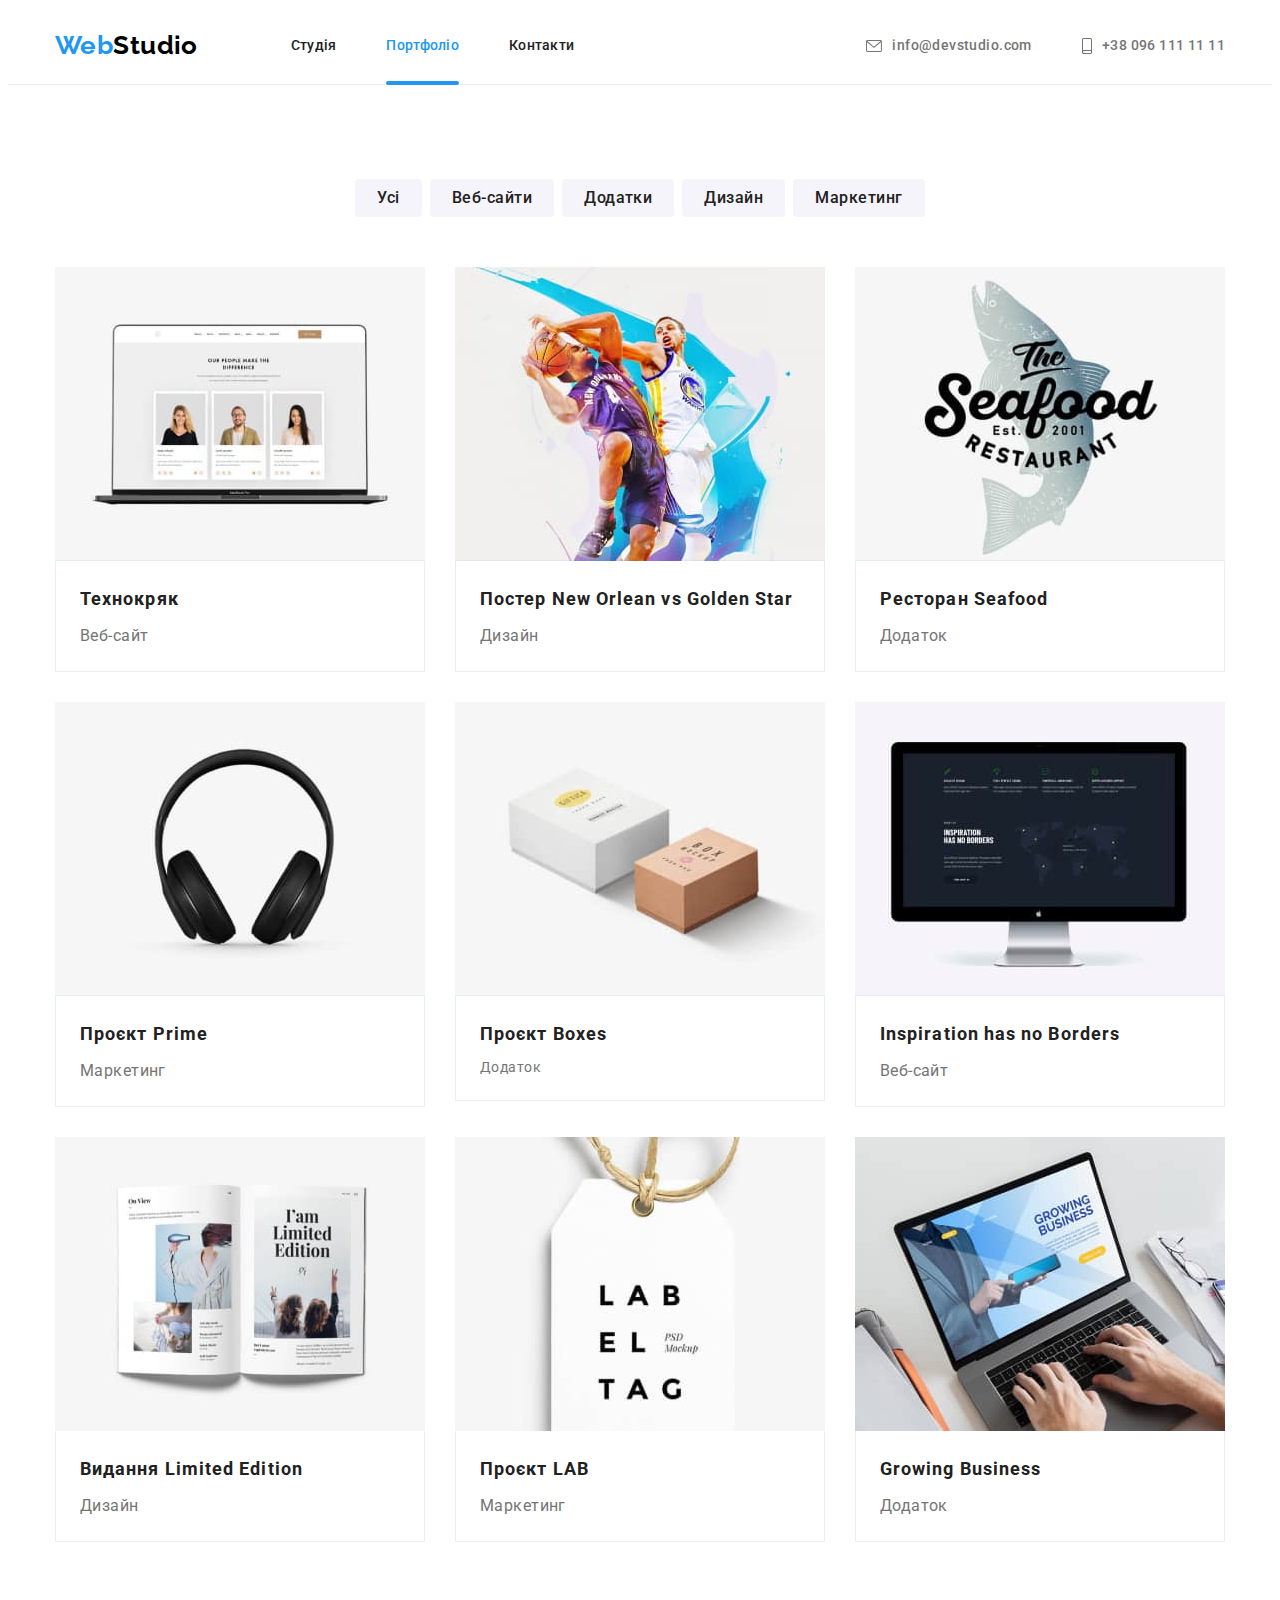
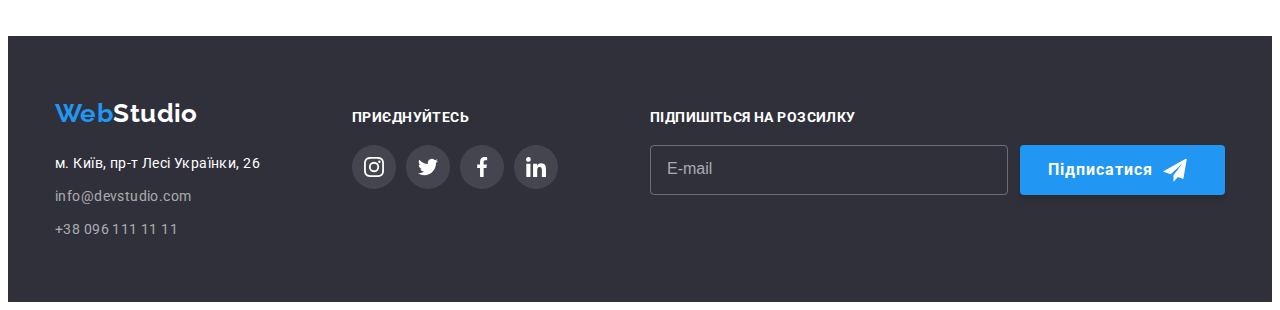
<file: portfolio.html>
<!DOCTYPE html>
<html lang="uk">
  <head>
    <meta charset="UTF-8" />
    <meta http-equiv="X-UA-Compatible" content="IE=edge" />
    <meta name="viewport" content="width=device-width, initial-scale=1.0" />
    <title>Portfolio</title>
    <!-- Front -->
    <link rel="preconnect" href="https://fonts.googleapis.com" />
    <link rel="preconnect" href="https://fonts.gstatic.com" crossorigin />
    <link
      href="https://fonts.googleapis.com/css2?family=Raleway:wght@700&family=Roboto:wght@400;500;700;900&display=swap"
      rel="stylesheet"
    />
    <!-- Style -->
    <link
      rel="stylesheet"
      href="https://cdnjs.cloudflare.com/ajax/libs/modern-normalize/1.1.0/modern-normalize.min.css"
      integrity="sha512-wpPYUAdjBVSE4KJnH1VR1HeZfpl1ub8YT/NKx4PuQ5NmX2tKuGu6U/JRp5y+Y8XG2tV+wKQpNHVUX03MfMFn9Q=="
      crossorigin="anonymous"
      referrerpolicy="no-referrer"
    />
    <link rel="stylesheet" href="./css/main.min.css" />
  </head>
  <body>
    <header class="header">
      <div class="contener">
        <div class="header__contener">
          <nav class="header__nav">
            <a href="./index.html" class="logo logo__web"
              ><span>Web</span><span class="logo__end">Studio</span>
            </a>

            <ul class="header__menu">
              <li>
                <a class="header__links" href="./index.html">Студія</a>
              </li>
              <li>
                <a
                  class="header__links header__links--current"
                  href="./portfolio.html"
                  >Портфоліо</a
                >
              </li>
              <li><a class="header__links" href="#">Контакти</a></li>
            </ul>
          </nav>

          <ul class="header__contact">
            <li>
              <a class="header__contact-links" href="mailto:info@devstudio.com">
                <svg class="header__contact-links-icon" width="16" height="12">
                  <use href="./images/icons.svg#icon-envelope"></use>
                </svg>
                info@devstudio.com
              </a>
            </li>
            <li>
              <a class="header__contact-links" href="tel:+380961111111">
                <svg class="header__contact-links-icon" width="10" height="16">
                  <use href="./images/icons.svg#icon-smartphone "></use>
                </svg>
                +38 096 111 11 11
              </a>
            </li>
          </ul>
        </div>
      </div>
    </header>

    <main>
      <section class="section">
        <div class="contener">
          <h1 class="space-title visually--hidden">Портфоліо</h1>
          <ul class="portfolio-button">
            <li><button class="button" type="button">Усі</button></li>
            <li><button class="button" type="button">Веб-сайти</button></li>
            <li><button class="button" type="button">Додатки</button></li>
            <li><button class="button" type="button">Дизайн</button></li>
            <li><button class="button" type="button">Маркетинг</button></li>
          </ul>

          <ul class="porduct-title porduct-title__list">
            <li class="porduct-title__item">
              <a href="#" class="porduct-title__link">
                <div class="description-contener">
                  <div class="description-contener__info">
                    <p>
                      Ресурс пропонує комплексні пропозиції з різним рівнем
                      функціоналу та сервісів. Все це дозволить відвідувачу
                      отримати вичерпні відомості про компанію чи приватну
                      особу.
                    </p>
                  </div>
                  <img
                    src="./images/desktop.jpg"
                    alt="Ноутбут з відкритою веб-сторінкою"
                    width="370"
                    height="294"
                  />
                </div>
                <div class="porduct-title__contener">
                  <h3 class="porduct-title__project">Технокряк</h3>
                  <p class="porduct-title__navigation">Веб-сайт</p>
                </div>
              </a>
            </li>
            <li class="porduct-title__item">
              <a href="#" class="porduct-title__link">
                <div class="description-contener">
                  <div class="description-contener__info">
                    <p>
                      Ресурс пропонує комплексні пропозиції з різним рівнем
                      функціоналу та сервісів. Все це дозволить відвідувачу
                      отримати вичерпні відомості про компанію чи приватну
                      особу.
                    </p>
                  </div>
                  <img
                    src="./images/backetball.jpg"
                    alt="Двоє баскетбольних гравців з м'ячем"
                    width="370"
                    height="294"
                  />
                </div>
                <div class="porduct-title__contener">
                  <h3 class="porduct-title__project">
                    Постер New Orlean vs Golden Star
                  </h3>
                  <p class="porduct-title__navigation">Дизайн</p>
                </div>
              </a>
            </li>
            <li class="porduct-title__item">
              <a href="#" class="porduct-title__link">
                <div class="description-contener">
                  <div class="description-contener__info">
                    <p>
                      Ресурс пропонує комплексні пропозиції з різним рівнем
                      функціоналу та сервісів. Все це дозволить відвідувачу
                      отримати вичерпні відомості про компанію чи приватну
                      особу.
                    </p>
                  </div>
                  <img
                    src="./images/restoran.jpg"
                    alt="Назва морського ресторану на фоні риби"
                    width="370"
                    height="294"
                  />
                </div>
                <div class="porduct-title__contener">
                  <h3 class="porduct-title__project">Ресторан Seafood</h3>
                  <p class="porduct-title__navigation">Додаток</p>
                </div>
              </a>
            </li>
            <li class="porduct-title__item">
              <a href="#" class="porduct-title__link">
                <div class="description-contener">
                  <div class="description-contener__info">
                    <p>
                      Ресурс пропонує комплексні пропозиції з різним рівнем
                      функціоналу та сервісів. Все це дозволить відвідувачу
                      отримати вичерпні відомості про компанію чи приватну
                      особу.
                    </p>
                  </div>
                  <img
                    src="./images/headphone.jpg"
                    alt="Чорні, великі навушники"
                    width="370"
                    height="294"
                  />
                </div>
                <div class="porduct-title__contener">
                  <h3 class="porduct-title__project">Проєкт Prime</h3>
                  <p class="porduct-title__navigation">Маркетинг</p>
                </div>
              </a>
            </li>
            <li class="porduct-title__item">
              <a href="#" class="porduct-title__link">
                <div class="description-contener">
                  <div class="description-contener__info">
                    <p>
                      Ресурс пропонує комплексні пропозиції з різним рівнем
                      функціоналу та сервісів. Все це дозволить відвідувачу
                      отримати вичерпні відомості про компанію чи приватну
                      особу.
                    </p>
                  </div>
                  <img
                    src="./images/boxes.jpg"
                    alt="Дві кробки різного кольору й розміру"
                    width="370"
                    height="294"
                  />
                </div>
                <div class="porduct-title__contener">
                  <h3 class="porduct-title__project">Проєкт Boxes</h3>
                  <p>Додаток</p>
                </div>
              </a>
            </li>
            <li class="porduct-title__item">
              <a href="#" class="porduct-title__link">
                <div class="description-contener">
                  <div class="description-contener__info">
                    <p>
                      Ресурс пропонує комплексні пропозиції з різним рівнем
                      функціоналу та сервісів. Все це дозволить відвідувачу
                      отримати вичерпні відомості про компанію чи приватну
                      особу.
                    </p>
                  </div>
                  <img
                    src="./images/pc.jpg"
                    alt="Увімкнений монітор з сайтом"
                    width="370"
                    height="294"
                  />
                </div>
                <div class="porduct-title__contener">
                  <h3 class="porduct-title__project">
                    Inspiration has no Borders
                  </h3>
                  <p class="porduct-title__navigation">Веб-сайт</p>
                </div>
              </a>
            </li>
            <li class="porduct-title__item">
              <a href="#" class="porduct-title__link">
                <div class="description-contener">
                  <div class="description-contener__info">
                    <p>
                      Ресурс пропонує комплексні пропозиції з різним рівнем
                      функціоналу та сервісів. Все це дозволить відвідувачу
                      отримати вичерпні відомості про компанію чи приватну
                      особу.
                    </p>
                  </div>
                  <img
                    src="./images/book.jpg"
                    alt="Вікритий журнал із статтею"
                    width="370"
                    height="294"
                  />
                </div>
                <div class="porduct-title__contener">
                  <h3 class="porduct-title__project">
                    Видання Limited Edition
                  </h3>
                  <p class="porduct-title__navigation">Дизайн</p>
                </div>
              </a>
            </li>
            <li class="porduct-title__item">
              <a href="#" class="porduct-title__link">
                <div class="description-contener">
                  <div class="description-contener__info">
                    <p>
                      Ресурс пропонує комплексні пропозиції з різним рівнем
                      функціоналу та сервісів. Все це дозволить відвідувачу
                      отримати вичерпні відомості про компанію чи приватну
                      особу.
                    </p>
                  </div>
                  <img
                    src="./images/lable.jpg"
                    alt="Бірка з назвою проекту"
                    width="370"
                    height="294"
                  />
                </div>
                <div class="porduct-title__contener">
                  <h3 class="porduct-title__project">Проєкт LAB</h3>
                  <p class="porduct-title__navigation">Маркетинг</p>
                </div>
              </a>
            </li>
            <li class="porduct-title__item">
              <a href="#" class="porduct-title__link">
                <div class="description-contener">
                  <div class="description-contener__info">
                    <p>
                      Ресурс пропонує комплексні пропозиції з різним рівнем
                      функціоналу та сервісів. Все це дозволить відвідувачу
                      отримати вичерпні відомості про компанію чи приватну
                      особу.
                    </p>
                  </div>
                  <img
                    src="./images/notebook.jpg"
                    alt="Робота за ноутбуком над бізнесом"
                    width="370"
                    height="294"
                  />
                </div>
                <div class="porduct-title__contener">
                  <h3 class="porduct-title__project">Growing Business</h3>
                  <p class="porduct-title__navigation">Додаток</p>
                </div>
              </a>
            </li>
          </ul>
        </div>
      </section>
    </main>

    <footer class="context-section">
      <div class="contener footer-contener">
        <div class="footer-sosial">
          <a href="./index.html" class="logo logo__web logo__footer"
            ><span>Web</span
            ><span class="context-section__logo-end logo__end">Studio</span>
          </a>
          <address>
            <ul class="footer-address__list">
              <li class="footer-address__item">
                <a
                  class="footer-address__map"
                  href="https://goo.gl/maps/CPtrU1FHBa2aNyZL9"
                  target="_blank"
                  rel="noopener noreferrer nofollow"
                  >м. Київ, пр-т Лесі Українки, 26</a
                >
              </li>
              <li class="footer-address__item">
                <a
                  class="footer-address__contact"
                  href="mailto:info@devstudio.com"
                  >info@devstudio.com</a
                >
              </li>
              <li class="footer-address__item">
                <a class="footer-address__contact" href="tel:+380961111111"
                  >+38 096 111 11 11</a
                >
              </li>
            </ul>
          </address>
        </div>
        <div class="footer-sosial footer-sosial__contener">
          <h3 class="footer-headline">приєднуйтесь</h3>
          <ul class="footer-sosial__list">
            <li class="footer-sosial__item">
              <a href="#" class="footer-sosial__links">
                <svg width="20" height="20">
                  <use href="./images/icons.svg#icon-instagram"></use>
                </svg>
              </a>
            </li>
            <li class="footer-sosial__item">
              <a href="#" class="footer-sosial__links">
                <svg width="20" height="20">
                  <use href="./images/icons.svg#icon-twitter"></use>
                </svg>
              </a>
            </li>
            <li class="footer-sosial__item">
              <a href="#" class="footer-sosial__links">
                <svg width="20" height="20">
                  <use href="./images/icons.svg#icon-facebook"></use>
                </svg>
              </a>
            </li>
            <li class="footer-sosial__item">
              <a href="#" class="footer-sosial__links">
                <svg width="20" height="20">
                  <use href="./images/icons.svg#icon-linkedin"></use>
                </svg>
              </a>
            </li>
          </ul>
        </div>
        <div class="footer-form-contener">
          <h3 class="footer-headline">Підпишіться на розсилку</h3>
          <form autocomplete="on" class="form-fiel__footer form-fiel">
            <label for="sub-email" class="form-fiel__lable-footer"></label>
            <input
              class="form-fiel__sub-email"
              type="email"
              name="sub-email"
              id="sub-email"
              placeholder="E-mail"
            />
            <button class="footer-buttom" type="submit">
              Підписатися
              <svg class="footer-buttom__icon" width="24" height="24">
                <use href="./images/icons.svg#icon-send"></use>
              </svg>
            </button>
          </form>
        </div>
      </div>
    </footer>
  </body>
</html>
</file>
<file: css/main.min.css>
:root{--title-color: #212121;--text-color: #757575;--accent-color: white;--icon-color: #afb1b8;--press-color: #188ce8;--active-color: #2196f3;--background-section: #2f303a;--secondary-backgroun: #f5f4fa;--background-hero: #c4c4c4;--border-color: #ececec;--second-border-color: #eeeeee}*{-webkit-box-sizing:border-box;box-sizing:border-box}ul{list-style-type:none;padding-left:0;margin:0}a{text-decoration:none}nav>ul{letter-spacing:.02em}body{font-family:"Roboto",sans-serif;font-size:14px;line-height:1.714;color:var(--text-color);letter-spacing:.03em;background-color:var(--accent-color)}body.modal-open{overflow:hidden}.section{padding:94px 0}h1,h2,h3,h4,h5,h6,p{margin-top:0;margin-bottom:0}.list{list-style:none;padding-left:0;margin:0}.link{text-decoration:none;color:inherit}img{display:block;max-width:100%;height:auto}address{font-style:normal}.benefits__section{padding-bottom:0px}@media(min-width: 768px){.benefits__list{display:-webkit-box;display:-ms-flexbox;display:flex;gap:30px;-ms-flex-wrap:wrap;flex-wrap:wrap}}@media(min-width: 1200px){.benefits__list{-ms-flex-wrap:nowrap;flex-wrap:nowrap}}@media(min-width: 768px){.benefits__item{-ms-flex-preferred-size:calc((100% - 30px)/2);flex-basis:calc((100% - 30px)/2)}}@media(min-width: 1200px){.benefits__item{-ms-flex-preferred-size:calc((100% - 60px)/4);flex-basis:calc((100% - 60px)/4)}}.benefits__contener{display:-webkit-box;display:-ms-flexbox;display:flex;-webkit-box-pack:center;-ms-flex-pack:center;justify-content:center;-webkit-box-align:center;-ms-flex-align:center;align-items:center;width:100%;height:120px;margin-bottom:30px;background-color:var(--secondary-backgroun)}.benefits__headline{margin-bottom:10px;font-size:14px;line-height:1.152;color:var(--title-color);letter-spacing:.03em}@media(max-width: 767px){.benefits__headline{text-align:center}}.space-title{clip:rect(0 0 0 0);-webkit-clip-path:inset(50%);clip-path:inset(50%);height:1px;overflow:hidden;position:absolute;white-space:nowrap;width:1px}.button{padding:6px 22px;color:var(--title-color);background-color:var(--secondary-backgroun);font-weight:500;font-size:16px;line-height:1.625;text-align:center;font-family:inherit;cursor:pointer;border-style:none;border-radius:4px;letter-spacing:.03em;-webkit-transition:background-color,color,250ms cubic-bezier(0.4, 0, 0.2, 1),-webkit-box-shadow;transition:background-color,color,250ms cubic-bezier(0.4, 0, 0.2, 1),-webkit-box-shadow;transition:background-color,box-shadow,color,250ms cubic-bezier(0.4, 0, 0.2, 1);transition:background-color,box-shadow,color,250ms cubic-bezier(0.4, 0, 0.2, 1),-webkit-box-shadow}.button:hover,.button:focus{background-color:var(--active-color);color:var(--accent-color);-webkit-box-shadow:0px 3px 1px rgba(0,0,0,.1),0px 1px 2px rgba(0,0,0,.08),0px 2px 2px rgba(0,0,0,.12);box-shadow:0px 3px 1px rgba(0,0,0,.1),0px 1px 2px rgba(0,0,0,.08),0px 2px 2px rgba(0,0,0,.12)}.client__list{display:-webkit-box;display:-ms-flexbox;display:flex;-ms-flex-wrap:wrap;flex-wrap:wrap;gap:30px;-webkit-box-align:center;-ms-flex-align:center;align-items:center;-webkit-box-pack:center;-ms-flex-pack:center;justify-content:center}.client__item{max-width:210px;height:92px;-ms-flex-preferred-size:calc((100% - 30px)/2);flex-basis:calc((100% - 30px)/2)}@media(min-width: 768px){.client__item{-ms-flex-preferred-size:calc((100% - 60px)/3);flex-basis:calc((100% - 60px)/3);max-width:262px}}@media(min-width: 1200px){.client__item{-ms-flex-preferred-size:auto;flex-basis:auto;max-width:170px}}.client__contener{width:100%;height:100%}.client__link{display:-webkit-box;display:-ms-flexbox;display:flex;-webkit-box-pack:center;-ms-flex-pack:center;justify-content:center;-webkit-box-align:center;-ms-flex-align:center;align-items:center;padding:16px 32px;fill:var(--icon-color);border-radius:4px;border:1px solid var(--icon-color);-webkit-transition:border,fill,250ms cubic-bezier(0.4, 0, 0.2, 1);transition:border,fill,250ms cubic-bezier(0.4, 0, 0.2, 1)}.client__link:hover,.client__link:focus{fill:var(--active-color);border:1px solid var(--active-color)}.form-fiel__lable{display:block;margin-bottom:4px;font-size:12px;line-height:1.166;letter-spacing:.01em}.form-fiel__contener{position:relative}.form-fiel__input{padding:0 12px 0 42px;height:40px;max-width:448px;width:100%;border:1px solid rgba(33,33,33,.2);border-radius:4px;outline:none;-webkit-transition:border-colorl,250ms cubic-bezier(0.4, 0, 0.2, 1);transition:border-colorl,250ms cubic-bezier(0.4, 0, 0.2, 1)}.form-fiel__input:hover,.form-fiel__input:focus{cursor:pointer;border-color:var(--active-color)}.form-fiel__icon{position:absolute;left:15px;top:50%;-webkit-transform:translateY(-50%);transform:translateY(-50%);-webkit-transition:fill,250ms cubic-bezier(0.4, 0, 0.2, 1);transition:fill,250ms cubic-bezier(0.4, 0, 0.2, 1)}.form-fiel__input:hover+.form-fiel__icon,.form-fiel__input:focus+.form-fiel__icon{fill:var(--active-color)}.form-fiel__lable-textarea{margin:0}.form-fiel__textarea{display:block;margin-bottom:20px;margin-top:4px;padding:12px 16px;height:120px;max-width:448px;width:100%;border:1px solid rgba(33,33,33,.2);border-radius:4px;outline:none;resize:none;-webkit-transition:border-colorl,250ms cubic-bezier(0.4, 0, 0.2, 1);transition:border-colorl,250ms cubic-bezier(0.4, 0, 0.2, 1)}.form-fiel__textarea::-webkit-input-placeholder{font-weight:400;font-size:12px;line-height:1.166;color:rgba(117,117,117,.5)}.form-fiel__textarea::-moz-placeholder{font-weight:400;font-size:12px;line-height:1.166;color:rgba(117,117,117,.5)}.form-fiel__textarea:-ms-input-placeholder{font-weight:400;font-size:12px;line-height:1.166;color:rgba(117,117,117,.5)}.form-fiel__textarea::-ms-input-placeholder{font-weight:400;font-size:12px;line-height:1.166;color:rgba(117,117,117,.5)}.form-fiel__textarea::placeholder{font-weight:400;font-size:12px;line-height:1.166;color:rgba(117,117,117,.5)}.form-fiel__textarea:hover,.form-fiel__textarea:focus{cursor:pointer;border-color:var(--active-color)}.form-fiel__checkbox{display:block;text-align:center;margin-bottom:30px}.form-fiel__lable-checkbox{position:relative;padding-left:23px}@media(max-width: 1200px){.form-fiel__lable-checkbox{font-size:12px;line-height:1.16}}.form-fiel__input-checkbox{-webkit-appearance:none;-moz-appearance:none;appearance:none}.form-fiel__checkbox-icon{position:absolute;margin:4px 8px 0 0;fill:rgba(0,0,0,0);border-radius:2px;border:2px solid var(--title-color)}.form-fiel__checkbox-link{color:var(--active-color);text-decoration:underline}.form-fiel__input-checkbox:checked+.form-fiel__checkbox-icon{fill:var(--accent-color);background-color:var(--active-color);border-color:var(--active-color)}.button-check{display:block;margin:0 auto;padding:10px 52px;background-color:var(--active-color);color:var(--accent-color);font-weight:700;font-size:16px;line-height:1.875;-webkit-box-shadow:0px 4px 4px rgba(0,0,0,.15);box-shadow:0px 4px 4px rgba(0,0,0,.15);border-radius:4px;border-style:none;font-family:inherit;cursor:pointer;letter-spacing:.06em;-webkit-transition:background-color,250ms cubic-bezier(0.4, 0, 0.2, 1);transition:background-color,250ms cubic-bezier(0.4, 0, 0.2, 1)}.button-check:hover,.button-check:focus{background-color:var(--press-color)}.hero__section{max-width:1600px;margin:auto;padding:200px 0;background-image:-webkit-gradient(linear, left top, right top, from(rgba(47, 48, 58, 0.4)), to(rgba(47, 48, 58, 0.4))),url(../images/background-team.jpg);background-image:linear-gradient(to right, rgba(47, 48, 58, 0.4), rgba(47, 48, 58, 0.4)),url(../images/background-team.jpg);background-color:var(--background-hero);background-position:center;background-repeat:no-repeat;background-size:cover}.hero__title{margin-bottom:30px;color:var(--accent-color);font-size:26px;line-height:1.615;font-weight:900;text-align:center;text-transform:uppercase;letter-spacing:.06em}@media(min-width: 1200px){.hero__title{font-size:44px;line-height:1.363}}.hero__contener{text-align:center}.hero__button{padding:10px 24px;background-color:var(--active-color);color:var(--accent-color);font-weight:700;font-size:16px;line-height:1.875;-webkit-box-shadow:0px 4px 4px rgba(0,0,0,.15);box-shadow:0px 4px 4px rgba(0,0,0,.15);border-radius:4px;border-style:none;font-family:inherit;cursor:pointer;letter-spacing:.06em;-webkit-transition:background-color,250ms cubic-bezier(0.4, 0, 0.2, 1);transition:background-color,250ms cubic-bezier(0.4, 0, 0.2, 1)}.hero__button:hover,.hero__button:focus{background-color:var(--press-color)}@media(min-width: 1200px){.hero__button{padding:10px 32px}}.context-section{background-color:var(--background-section)}@media(max-width: 1200px){.inform{display:none}}.inform__title{margin-bottom:50px;color:var(--title-color);font-size:28px;line-height:1.1719;font-weight:700;text-align:center}@media(min-width: 1200px){.inform__title{font-size:36px}}.inform__list{display:-webkit-box;display:-ms-flexbox;display:flex;gap:30px}.inform__item{position:relative}.inform__description{display:-webkit-box;display:-ms-flexbox;display:flex;-webkit-box-pack:center;-ms-flex-pack:center;justify-content:center;-webkit-box-align:center;-ms-flex-align:center;align-items:center;position:absolute;bottom:0;left:0;width:100%;height:70px;background-color:rgba(47,48,58,.8)}.inform__description-headline{color:var(--accent-color);text-transform:uppercase;text-align:center;font-size:14px;line-height:1.142}.portfolio-button{display:-webkit-box;display:-ms-flexbox;display:flex;-webkit-box-pack:center;-ms-flex-pack:center;justify-content:center;gap:8px;margin-bottom:50px;margin-top:0}.space-title{clip:rect(0 0 0 0);-webkit-clip-path:inset(50%);clip-path:inset(50%);height:1px;overflow:hidden;position:absolute;white-space:nowrap;width:1px}.porduct-title__list{display:-webkit-box;display:-ms-flexbox;display:flex;gap:30px;-ms-flex-wrap:wrap;flex-wrap:wrap}.porduct-title__item{-ms-flex-preferred-size:calc((100% - 60px)/3);flex-basis:calc((100% - 60px)/3)}.porduct-title__link{display:block;color:var(--text-color);-webkit-transition:-webkit-box-shadow 250ms cubic-bezier(0.4, 0, 0.2, 1);transition:-webkit-box-shadow 250ms cubic-bezier(0.4, 0, 0.2, 1);transition:box-shadow 250ms cubic-bezier(0.4, 0, 0.2, 1);transition:box-shadow 250ms cubic-bezier(0.4, 0, 0.2, 1), -webkit-box-shadow 250ms cubic-bezier(0.4, 0, 0.2, 1)}.porduct-title__link:hover,.porduct-title__link:focus{-webkit-box-shadow:0px 1px 1px rgba(0,0,0,.12),0px 4px 4px rgba(0,0,0,.06),1px 4px 6px rgba(0,0,0,.16);box-shadow:0px 1px 1px rgba(0,0,0,.12),0px 4px 4px rgba(0,0,0,.06),1px 4px 6px rgba(0,0,0,.16)}.porduct-title__contener{padding:20px 24px;border-left:1px solid var(--second-border-color);border-right:1px solid var(--second-border-color);border-bottom:1px solid var(--second-border-color)}.porduct-title__project{margin-bottom:4px;color:var(--title-color);font-weight:700;font-size:18px;line-height:2;letter-spacing:.06em}.porduct-title__navigation{margin:0;font-size:16px;line-height:1.875}.description-contener{position:relative;overflow:hidden}.description-contener__info{display:-webkit-box;display:-ms-flexbox;display:flex;-webkit-box-pack:center;-ms-flex-pack:center;justify-content:center;-webkit-box-align:center;-ms-flex-align:center;align-items:center;position:absolute;bottom:0;left:0;width:100%;padding:63px 24px;background-color:rgba(33,150,243,.9);color:var(--accent-color);line-height:1.555;font-size:18px;-webkit-transform:translateY(100%);transform:translateY(100%);-webkit-transition:-webkit-transform 250ms cubic-bezier(0.4, 0, 0.2, 1);transition:-webkit-transform 250ms cubic-bezier(0.4, 0, 0.2, 1);transition:transform 250ms cubic-bezier(0.4, 0, 0.2, 1);transition:transform 250ms cubic-bezier(0.4, 0, 0.2, 1), -webkit-transform 250ms cubic-bezier(0.4, 0, 0.2, 1)}.porduct-title__link:hover .description-contener__info,.porduct-title__link:focus .description-contener__info{-webkit-transform:translateY(0);transform:translateY(0);height:294px}.team__section{background-color:var(--secondary-backgroun)}.team__list{display:-webkit-box;display:-ms-flexbox;display:flex;-webkit-box-orient:vertical;-webkit-box-direction:normal;-ms-flex-direction:column;flex-direction:column;gap:30px;-webkit-box-align:center;-ms-flex-align:center;align-items:center;-webkit-box-pack:center;-ms-flex-pack:center;justify-content:center}@media(min-width: 768px){.team__list{-webkit-box-orient:horizontal;-webkit-box-direction:normal;-ms-flex-direction:row;flex-direction:row;-ms-flex-wrap:wrap;flex-wrap:wrap}}@media(min-width: 1200px){.team__list{-ms-flex-wrap:nowrap;flex-wrap:nowrap}}.team__item{background-color:var(--accent-color);-webkit-box-shadow:0px 1px 3px rgba(0,0,0,.12),0px 1px 1px rgba(0,0,0,.14),0px 2px 1px rgba(0,0,0,.2);box-shadow:0px 1px 3px rgba(0,0,0,.12),0px 1px 1px rgba(0,0,0,.14),0px 2px 1px rgba(0,0,0,.2);border-radius:0px 0px 4px 4px}.team__contener{padding:30px 0 30px}.team__title{margin-bottom:10px;color:var(--title-color);font-weight:500;font-size:16px;line-height:1.1719;text-align:center}.job-title{margin-bottom:10px;font-size:16px;line-height:1.1719;text-align:center;font-style:normal}.sosial__list{display:-webkit-box;display:-ms-flexbox;display:flex;-webkit-box-pack:center;-ms-flex-pack:center;justify-content:center;gap:10px}.sosial__links{display:-webkit-box;display:-ms-flexbox;display:flex;-webkit-box-pack:center;-ms-flex-pack:center;justify-content:center;-webkit-box-align:center;-ms-flex-align:center;align-items:center;width:44px;height:44px;fill:var(--icon-color);border-radius:50%;-webkit-transition:background-color,fill,250ms cubic-bezier(0.4, 0, 0.2, 1);transition:background-color,fill,250ms cubic-bezier(0.4, 0, 0.2, 1)}.sosial__links:hover,.sosial__links:focus{fill:var(--accent-color);background-color:var(--active-color)}.contener{max-width:767px;width:100%;padding:0 15px;margin:0 auto}@media(min-width: 768px){.contener{max-width:1999px}}@media(min-width: 1200px){.contener{max-width:1200px}}.footer-contener{display:-webkit-box;display:-ms-flexbox;display:flex;gap:70px;-webkit-box-align:center;-ms-flex-align:center;align-items:center;-webkit-box-pack:center;-ms-flex-pack:center;justify-content:center;-webkit-box-orient:vertical;-webkit-box-direction:normal;-ms-flex-direction:column;flex-direction:column;padding:60px 15px}@media(min-width: 768px){.footer-contener{-webkit-box-orient:horizontal;-webkit-box-direction:normal;-ms-flex-direction:row;flex-direction:row;-ms-flex-wrap:wrap;flex-wrap:wrap;-ms-flex-pack:distribute;justify-content:space-around}}@media(min-width: 1200px){.footer-contener{-webkit-box-align:baseline;-ms-flex-align:baseline;align-items:baseline;-webkit-box-pack:justify;-ms-flex-pack:justify;justify-content:space-between;-ms-flex-wrap:nowrap;flex-wrap:nowrap}}@media(max-width: 1200px){.footer-address{text-align:center}}.footer-address__list{margin:0}.footer-address__item:not(:last-child){margin-bottom:9px}.footer-address__contact{font-style:normal;color:rgba(255,255,255,.6);-webkit-transition:color 250ms cubic-bezier(0.4, 0, 0.2, 1);transition:color 250ms cubic-bezier(0.4, 0, 0.2, 1)}.footer-address__contact:hover,.footer-address__contact:focus{color:var(--active-color)}.footer-address__map{color:var(--accent-color);font-style:normal;-webkit-transition:color,250ms cubic-bezier(0.4, 0, 0.2, 1);transition:color,250ms cubic-bezier(0.4, 0, 0.2, 1)}.footer-address__map:hover,.footer-address__map:focus{color:color var(--active-color)}.footer-sosial__contener{display:-webkit-box;display:-ms-flexbox;display:flex;-webkit-box-orient:vertical;-webkit-box-direction:normal;-ms-flex-direction:column;flex-direction:column}@media(max-width: 1200px){.footer-sosial__contener{-webkit-box-align:center;-ms-flex-align:center;align-items:center}}.footer-sosial__list{display:-webkit-box;display:-ms-flexbox;display:flex;gap:10px}.footer-sosial__links{display:-webkit-box;display:-ms-flexbox;display:flex;-webkit-box-pack:center;-ms-flex-pack:center;justify-content:center;-webkit-box-align:center;-ms-flex-align:center;align-items:center;width:44px;height:44px;fill:var(--accent-color);background-color:rgba(255,255,255,.1);border-radius:50%;-webkit-transition:background-color,fill,250ms cubic-bezier(0.4, 0, 0.2, 1);transition:background-color,fill,250ms cubic-bezier(0.4, 0, 0.2, 1)}.footer-sosial__links:hover,.footer-sosial__links:focus{fill:var(--accent-color);background-color:var(--active-color)}.footer-headline{margin-bottom:20px;text-transform:uppercase;font-size:14px;line-height:1.142;color:var(--accent-color)}@media(max-width: 1200px){.footer-headline{text-align:center}}.form-fiel__footer{display:-webkit-box;display:-ms-flexbox;display:flex;-webkit-box-align:center;-ms-flex-align:center;align-items:center}@media(max-width: 1200px){.form-fiel__footer{-webkit-box-pack:center;-ms-flex-pack:center;justify-content:center;-webkit-box-orient:vertical;-webkit-box-direction:normal;-ms-flex-direction:column;flex-direction:column}}.form-fiel__sub-email{margin-right:12px;padding:0 12px 0 16px;width:358px;height:50px;color:var(--accent-color);border:1px solid rgba(255,255,255,.3);border-radius:4px;background-color:rgba(0,0,0,0);outline:none}@media(max-width: 1200px){.form-fiel__sub-email{margin:0 0 20px;width:450px}}.form-fiel__sub-email::-webkit-input-placeholder{color:rgba(255,255,255,.6);font-size:16px;font-weight:400px;line-height:1.25}.form-fiel__sub-email::-moz-placeholder{color:rgba(255,255,255,.6);font-size:16px;font-weight:400px;line-height:1.25}.form-fiel__sub-email:-ms-input-placeholder{color:rgba(255,255,255,.6);font-size:16px;font-weight:400px;line-height:1.25}.form-fiel__sub-email::-ms-input-placeholder{color:rgba(255,255,255,.6);font-size:16px;font-weight:400px;line-height:1.25}.form-fiel__sub-email::placeholder{color:rgba(255,255,255,.6);font-size:16px;font-weight:400px;line-height:1.25}.footer-buttom{display:-webkit-box;display:-ms-flexbox;display:flex;-webkit-box-align:center;-ms-flex-align:center;align-items:center;padding:10px 28px;width:205px;fill:var(--accent-color);background-color:var(--active-color);color:var(--accent-color);font-weight:700;font-size:16px;line-height:1.875;-webkit-box-shadow:0px 4px 4px rgba(0,0,0,.15);box-shadow:0px 4px 4px rgba(0,0,0,.15);border-radius:4px;border-style:none;font-family:inherit;cursor:pointer;letter-spacing:.06em;-webkit-transition:background-color,250ms cubic-bezier(0.4, 0, 0.2, 1);transition:background-color,250ms cubic-bezier(0.4, 0, 0.2, 1)}.footer-buttom:hover,.footer-buttom:focus{background-color:var(--press-color)}.footer-buttom__icon{margin-left:10px}.header{background-color:var(--accent-color);border-bottom:1px solid var(--border-color)}.header__contener{display:-webkit-box;display:-ms-flexbox;display:flex;-webkit-box-align:center;-ms-flex-align:center;align-items:center;-webkit-box-pack:justify;-ms-flex-pack:justify;justify-content:space-between}.header__nav{display:-webkit-box;display:-ms-flexbox;display:flex;-webkit-box-pack:justify;-ms-flex-pack:justify;justify-content:space-between;-webkit-box-align:center;-ms-flex-align:center;align-items:center;gap:93px}.header__menu{display:none}@media(min-width: 768px){.header__menu{display:-webkit-box;display:-ms-flexbox;display:flex;gap:50px;-webkit-padding-start:0;padding-inline-start:0}}.header__links{display:block;position:relative;padding:30px 0;font-size:14px;line-height:1.14;font-weight:500;text-decoration:none;color:var(--title-color);-webkit-transition:color 250ms cubic-bezier(0.4, 0, 0.2, 1);transition:color 250ms cubic-bezier(0.4, 0, 0.2, 1)}.header__links:hover,.header__links:focus{color:var(--active-color)}.header__links--current{color:var(--active-color)}.header__links--current::after{content:"";position:absolute;width:100%;bottom:-1px;left:0;height:4px;background-color:var(--active-color);border-radius:2px}.header__contact{display:none}@media(min-width: 768px){.header__contact{display:-webkit-box;display:-ms-flexbox;display:flex;-webkit-box-orient:vertical;-webkit-box-direction:normal;-ms-flex-direction:column;flex-direction:column;-webkit-box-pack:end;-ms-flex-pack:end;justify-content:flex-end;gap:10px}}@media(min-width: 1200px){.header__contact{display:-webkit-box;display:-ms-flexbox;display:flex;-webkit-box-orient:horizontal;-webkit-box-direction:normal;-ms-flex-direction:row;flex-direction:row;-webkit-box-pack:end;-ms-flex-pack:end;justify-content:flex-end;gap:50px}}.header__contact-links{display:-webkit-box;display:-ms-flexbox;display:flex;-webkit-box-align:center;-ms-flex-align:center;align-items:center;padding:30px 0;color:var(--text-color);font-size:14px;line-height:1.14;font-weight:500;text-decoration:none;-webkit-transition:color 250ms cubic-bezier(0.4, 0, 0.2, 1);transition:color 250ms cubic-bezier(0.4, 0, 0.2, 1)}.header__contact-links:hover,.header__contact-links:focus{color:var(--active-color)}@media(min-width: 768px){.header__contact-links{padding:0}}.header__contact-links-icon{fill:currentColor;margin-right:10px}.header__burger{display:-webkit-box;display:-ms-flexbox;display:flex;-webkit-box-align:center;-ms-flex-align:center;align-items:center;width:40px;height:40px;fill:var(--title-color);border:none;background-color:inherit}@media(min-width: 768px){.header__burger{display:none}}.logo{font-family:"Raleway",sans-serif;font-weight:700;font-size:26px;line-height:1.1907}@media(max-width: 767px){.logo{font-size:24px;line-height:1.375}}.logo__web{color:var(--active-color);font-size:26px;line-height:1.383}@media(max-width: 767px){.logo__web{font-size:24px;line-height:1.166}}.logo__end{color:#000}.logo__footer{display:block;margin-bottom:20px}.context-section__logo-end{color:var(--accent-color)}.mob-mane{position:fixed;top:0;left:0;width:100%;height:100%;margin-bottom:auto;padding:48px 40px;background-color:var(--accent-color);-webkit-transform:translateX(100%);transform:translateX(100%);-webkit-transition:-webkit-transform 250ms cubic-bezier(0.4, 0, 0.2, 1);transition:-webkit-transform 250ms cubic-bezier(0.4, 0, 0.2, 1);transition:transform 250ms cubic-bezier(0.4, 0, 0.2, 1);transition:transform 250ms cubic-bezier(0.4, 0, 0.2, 1), -webkit-transform 250ms cubic-bezier(0.4, 0, 0.2, 1)}.mob-mane__nav{display:-webkit-box;display:-ms-flexbox;display:flex;-webkit-box-orient:vertical;-webkit-box-direction:normal;-ms-flex-direction:column;flex-direction:column;gap:32px;margin-bottom:302px}.mob-mane__links{font-size:40px;font-weight:500;letter-spacing:.02em;line-height:1.175;color:var(--title-color)}.mob-mane__links:hover,.mob-mane__links:focus{color:var(--active-color)}.mob-mane__contact{display:-webkit-box;display:-ms-flexbox;display:flex;-webkit-box-orient:vertical;-webkit-box-direction:normal;-ms-flex-direction:column;flex-direction:column;gap:32px;margin-bottom:64px}.mob-mane__contact-links{font-size:24px;font-weight:500;letter-spacing:.02em;line-height:1.166;color:var(--text-color)}.mob-mane__tel{font-size:34px;line-height:1.176;color:var(--active-color)}.mob-mane__sosial{display:-webkit-box;display:-ms-flexbox;display:flex;gap:20px}.mob-mane__sosial-link{font-size:18px;font-weight:500;letter-spacing:.02em;line-height:1.222;color:var(--active-color)}.mob-mane__item:not(:last-child){padding-right:10px;border-right:1px solid rgba(33,33,33,.2)}.mob-mane.is-open{-webkit-transform:translateX(0);transform:translateX(0);-webkit-transition:fill,250ms cubic-bezier(0.4, 0, 0.2, 1);transition:fill,250ms cubic-bezier(0.4, 0, 0.2, 1)}.backdrop{position:fixed;top:0;left:0;width:100%;height:100%;background-color:rgba(0,0,0,.2);opacity:1;-webkit-transition:opacity 250ms cubic-bezier(0.4, 0, 0.2, 1);transition:opacity 250ms cubic-bezier(0.4, 0, 0.2, 1)}.is-hidden{opacity:0;pointer-events:none}.modal{position:absolute;top:50%;left:50%;width:100%;max-width:528px;height:100%;max-height:581px;padding:40px 39px 40px 41px;-webkit-box-shadow:0px 1px 3px rgba(0,0,0,.12),0px 1px 1px rgba(0,0,0,.14),0px 2px 1px rgba(0,0,0,.2);box-shadow:0px 1px 3px rgba(0,0,0,.12),0px 1px 1px rgba(0,0,0,.14),0px 2px 1px rgba(0,0,0,.2);border-radius:4px;background-color:var(--accent-color);-webkit-transform:translate(-50%, -50%) scale(1);transform:translate(-50%, -50%) scale(1);-webkit-transition:-webkit-transform 250ms cubic-bezier(0.4, 0, 0.2, 1);transition:-webkit-transform 250ms cubic-bezier(0.4, 0, 0.2, 1);transition:transform 250ms cubic-bezier(0.4, 0, 0.2, 1);transition:transform 250ms cubic-bezier(0.4, 0, 0.2, 1), -webkit-transform 250ms cubic-bezier(0.4, 0, 0.2, 1)}@media(max-width: 1200px){.modal{max-height:609px;max-width:450px}}.modal__title{margin-bottom:12px;font-size:20px;line-height:1.15;text-align:center;color:var(--title-color)}@media(max-width: 1200px){.modal__title{line-height:1.5}}.modal__close{display:-webkit-box;display:-ms-flexbox;display:flex;-webkit-box-pack:center;-ms-flex-pack:center;justify-content:center;-webkit-box-align:center;-ms-flex-align:center;align-items:center;position:absolute;top:8px;right:8px;width:30px;height:30px;cursor:pointer;background-color:var(--accent-color);border-radius:50%;border:1px solid rgba(0,0,0,.1);-webkit-transition:fill,250ms cubic-bezier(0.4, 0, 0.2, 1);transition:fill,250ms cubic-bezier(0.4, 0, 0.2, 1)}.modal__close:hover,.modal__close:focus{fill:var(--active-color)}.modal__form-fiel{margin-bottom:10px}.backdrop.is-hidden .modal{-webkit-transform:translate(-100%, -50%) scale(0.75) rotate(-50deg);transform:translate(-100%, -50%) scale(0.75) rotate(-50deg)}/*# sourceMappingURL=main.min.css.map */
</file>
